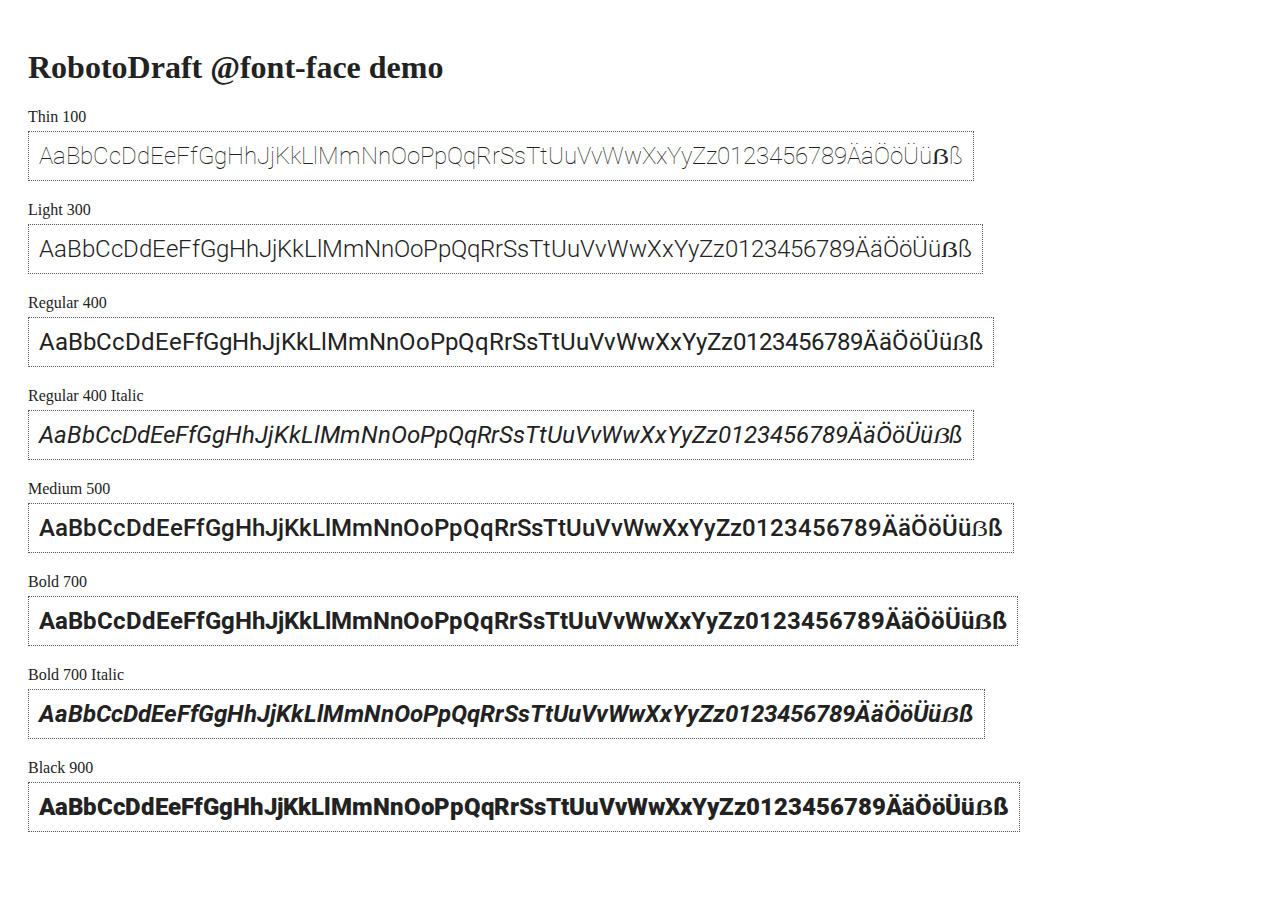
<file: hackathon3/front/www/lib/robotodraft/index.html>
<!DOCTYPE html>
<html>
	<head>
		<title>RobotoDraft @font-face demo</title>
		<meta charset="UTF-8" />
		<link rel="stylesheet" href="robotodraft.css" type="text/css" />
		<style>
		body {
			padding: 20px;
			color: #222;
			background: #fff;
		}

		span { display: block; }

		.font-demo {
			display: inline-block;
			margin: 5px 0 20px;
			padding: 10px;
			border: 1px dotted #555;
			font-family: RobotoDraft;
			font-size: 24px;
		}
		</style>
	</head>
	<body>
		<h1>RobotoDraft @font-face demo</h1>

		<span>Thin 100</span>
		<div class="font-demo" style="font-weight:100">
			AaBbCcDdEeFfGgHhJjKkLlMmNnOoPpQqRrSsTtUuVvWwXxYyZz0123456789ÄäÖöÜüẞß
		</div>

		<span>Light 300</span>
		<div class="font-demo" style="font-weight:300">
			AaBbCcDdEeFfGgHhJjKkLlMmNnOoPpQqRrSsTtUuVvWwXxYyZz0123456789ÄäÖöÜüẞß
		</div>

		<span>Regular 400</span>
		<div class="font-demo">
			AaBbCcDdEeFfGgHhJjKkLlMmNnOoPpQqRrSsTtUuVvWwXxYyZz0123456789ÄäÖöÜüẞß
		</div>

		<span>Regular 400 Italic</span>
		<div class="font-demo" style="font-style:italic">
			AaBbCcDdEeFfGgHhJjKkLlMmNnOoPpQqRrSsTtUuVvWwXxYyZz0123456789ÄäÖöÜüẞß
		</div>

		<span>Medium 500</span>
		<div class="font-demo" style="font-weight:500">
			AaBbCcDdEeFfGgHhJjKkLlMmNnOoPpQqRrSsTtUuVvWwXxYyZz0123456789ÄäÖöÜüẞß
		</div>

		<span>Bold 700</span>
		<div class="font-demo" style="font-weight:700">
			AaBbCcDdEeFfGgHhJjKkLlMmNnOoPpQqRrSsTtUuVvWwXxYyZz0123456789ÄäÖöÜüẞß
		</div>

		<span>Bold 700 Italic</span>
		<div class="font-demo" style="font-weight:700;font-style:italic">
			AaBbCcDdEeFfGgHhJjKkLlMmNnOoPpQqRrSsTtUuVvWwXxYyZz0123456789ÄäÖöÜüẞß
		</div>

		<span>Black 900</span>
		<div class="font-demo" style="font-weight:900">
			AaBbCcDdEeFfGgHhJjKkLlMmNnOoPpQqRrSsTtUuVvWwXxYyZz0123456789ÄäÖöÜüẞß
		</div>

	</body>
</html>
</file>
<file: hackathon3/front/www/lib/robotodraft/robotodraft.css>
/* BEGIN Thin */
@font-face {
  font-family: RobotoDraft;
  src: url("./fonts/Thin/RobotoDraft-Thin.woff2?v=1.0.0") format("woff2"), url("./fonts/Thin/RobotoDraft-Thin.woff?v=1.0.0") format("woff"), url("./fonts/Thin/RobotoDraft-Thin.ttf?v=1.0.0") format("truetype");
  font-weight: 100;
  font-style: normal; }
/* END Thin */
/* BEGIN Light */
@font-face {
  font-family: RobotoDraft;
  src: url("./fonts/Light/RobotoDraft-Light.woff2?v=1.0.0") format("woff2"), url("./fonts/Light/RobotoDraft-Light.woff?v=1.0.0") format("woff"), url("./fonts/Light/RobotoDraft-Light.ttf?v=1.0.0") format("truetype");
  font-weight: 300;
  font-style: normal; }
/* END Light */
/* BEGIN Regular */
@font-face {
  font-family: RobotoDraft;
  src: url("./fonts/Regular/RobotoDraft-Regular.woff2?v=1.0.0") format("woff2"), url("./fonts/Regular/RobotoDraft-Regular.woff?v=1.0.0") format("woff"), url("./fonts/Regular/RobotoDraft-Regular.ttf?v=1.0.0") format("truetype");
  font-weight: 400;
  font-style: normal; }
@font-face {
  font-family: RobotoDraft;
  src: url("./fonts/Regular/RobotoDraft-Regular.woff2?v=1.0.0") format("woff2"), url("./fonts/Regular/RobotoDraft-Regular.woff?v=1.0.0") format("woff"), url("./fonts/Regular/RobotoDraft-Regular.ttf?v=1.0.0") format("truetype");
  font-weight: normal;
  font-style: normal; }
/* END Regular */
/* BEGIN Italic */
@font-face {
  font-family: RobotoDraft;
  src: url("./fonts/Italic/RobotoDraft-Italic.woff2?v=1.0.0") format("woff2"), url("./fonts/Italic/RobotoDraft-Italic.woff?v=1.0.0") format("woff"), url("./fonts/Italic/RobotoDraft-Italic.ttf?v=1.0.0") format("truetype");
  font-weight: 400;
  font-style: italic; }
@font-face {
  font-family: RobotoDraft;
  src: url("./fonts/Italic/RobotoDraft-Italic.woff2?v=1.0.0") format("woff2"), url("./fonts/Italic/RobotoDraft-Italic.woff?v=1.0.0") format("woff"), url("./fonts/Italic/RobotoDraft-Italic.ttf?v=1.0.0") format("truetype");
  font-weight: normal;
  font-style: italic; }
/* END Italic */
/* BEGIN Medium */
@font-face {
  font-family: RobotoDraft;
  src: url("./fonts/Medium/RobotoDraft-Medium.woff2?v=1.0.0") format("woff2"), url("./fonts/Medium/RobotoDraft-Medium.woff?v=1.0.0") format("woff"), url("./fonts/Medium/RobotoDraft-Medium.ttf?v=1.0.0") format("truetype");
  font-weight: 500;
  font-style: normal; }
/* END Medium */
/* BEGIN Bold */
@font-face {
  font-family: RobotoDraft;
  src: url("./fonts/Bold/RobotoDraft-Bold.woff2?v=1.0.0") format("woff2"), url("./fonts/Bold/RobotoDraft-Bold.woff?v=1.0.0") format("woff"), url("./fonts/Bold/RobotoDraft-Bold.ttf?v=1.0.0") format("truetype");
  font-weight: 700;
  font-style: normal; }
@font-face {
  font-family: RobotoDraft;
  src: url("./fonts/Bold/RobotoDraft-Bold.woff2?v=1.0.0") format("woff2"), url("./fonts/Bold/RobotoDraft-Bold.woff?v=1.0.0") format("woff"), url("./fonts/Bold/RobotoDraft-Bold.ttf?v=1.0.0") format("truetype");
  font-weight: bold;
  font-style: normal; }
/* END Bold */
/* BEGIN Bold Italic */
@font-face {
  font-family: RobotoDraft;
  src: url("./fonts/BoldItalic/RobotoDraft-BoldItalic.woff2?v=1.0.0") format("woff2"), url("./fonts/BoldItalic/RobotoDraft-BoldItalic.woff?v=1.0.0") format("woff"), url("./fonts/BoldItalic/RobotoDraft-BoldItalic.ttf?v=1.0.0") format("truetype");
  font-weight: 700;
  font-style: italic; }
@font-face {
  font-family: RobotoDraft;
  src: url("./fonts/BoldItalic/RobotoDraft-BoldItalic.woff2?v=1.0.0") format("woff2"), url("./fonts/BoldItalic/RobotoDraft-BoldItalic.woff?v=1.0.0") format("woff"), url("./fonts/BoldItalic/RobotoDraft-BoldItalic.ttf?v=1.0.0") format("truetype");
  font-weight: bold;
  font-style: italic; }
/* END Bold Italic */
/* BEGIN Black */
@font-face {
  font-family: RobotoDraft;
  src: url("./fonts/Black/RobotoDraft-Black.woff2?v=1.0.0") format("woff2"), url("./fonts/Black/RobotoDraft-Black.woff?v=1.0.0") format("woff"), url("./fonts/Black/RobotoDraft-Black.ttf?v=1.0.0") format("truetype");
  font-weight: 900;
  font-style: normal; }
/* END Black */

/*# sourceMappingURL=robotodraft.css.map */
</file>
